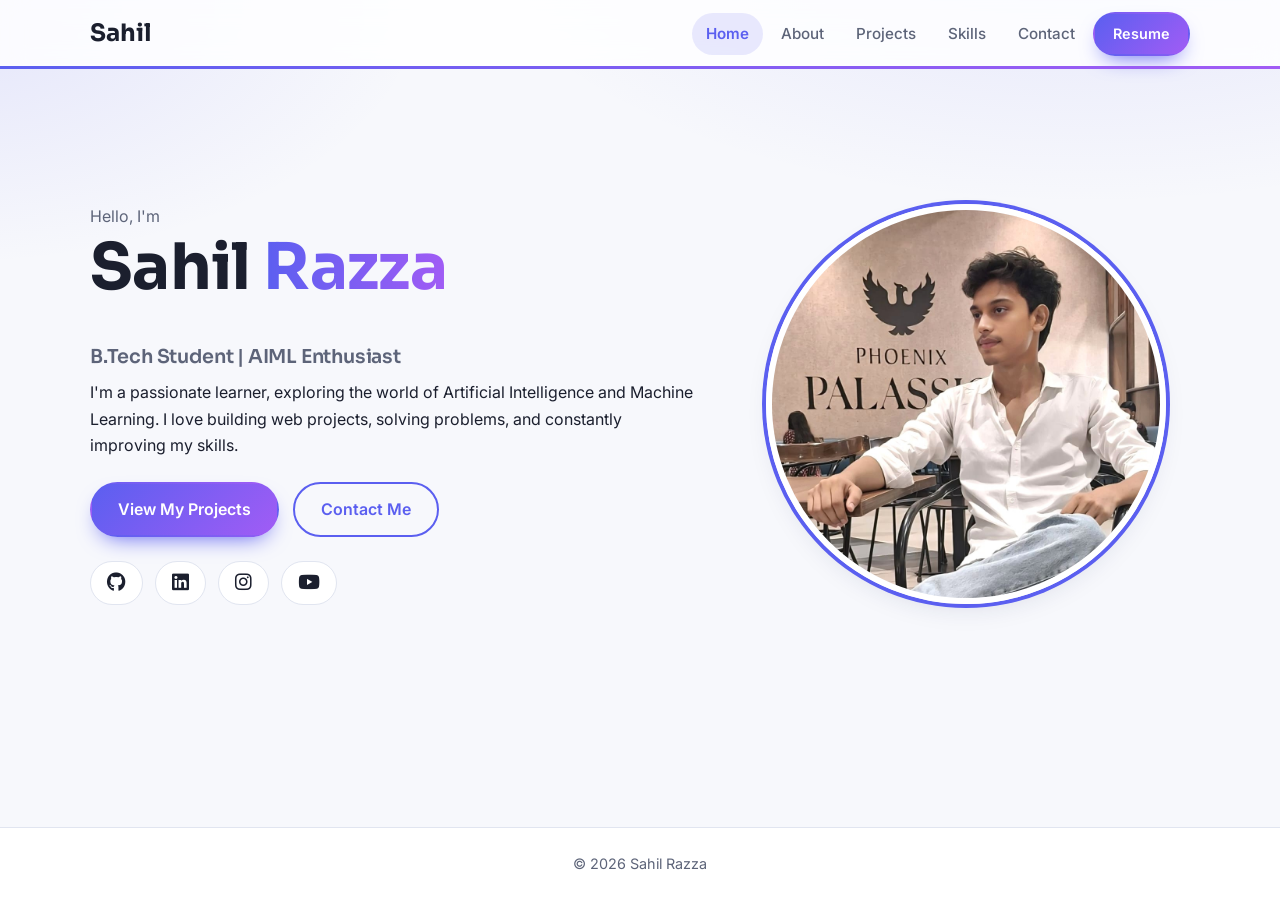
<file: index.html>
<!DOCTYPE html>
<html lang="en">
<head>
<meta charset="UTF-8">
<meta name="viewport" content="width=device-width, initial-scale=1">
<title>Home | Sahil Razza</title>
<link rel="preconnect" href="https://fonts.googleapis.com">
<link rel="preconnect" href="https://fonts.gstatic.com" crossorigin>
<link href="https://fonts.googleapis.com/css2?family=Inter:wght@400;500;600&family=Sora:wght@600;700&display=swap" rel="stylesheet">
<link rel="stylesheet" href="https://cdnjs.cloudflare.com/ajax/libs/font-awesome/6.5.2/css/all.min.css">
<link rel="stylesheet" href="style.css">
</head>
<body>
<header><div class="container"><nav>
<a href="index.html" class="logo">Sahil</a>
<ul>
<li><a href="index.html" class="active">Home</a></li>
<li><a href="about.html">About</a></li>
<li><a href="projects.html">Projects</a></li>
<li><a href="skills.html">Skills</a></li>
<li><a href="contact.html">Contact</a></li>
<li><a href="resume.pdf" class="btn small">Resume</a></li>
</ul></nav></div></header>
<main><div class="container">
<section class="hero">
<div>
<p class="muted" style="margin:0">Hello, I'm</p>
<h1>Sahil <span class="accent">Razza</span></h1>
<h3>B.Tech Student | AIML Enthusiast</h3>
<p>I'm a passionate learner, exploring the world of Artificial Intelligence and Machine Learning. I love building web projects, solving problems, and constantly improving my skills.</p>
<div class="buttons">
<a href="projects.html" class="btn">View My Projects</a>
<a href="contact.html" class="btn outline">Contact Me</a>
</div>
<div class="social">
<a href="https://github.com/YOUR_GITHUB_USERNAME" target="_blank" rel="noopener noreferrer" aria-label="GitHub">
  <i class="fa-brands fa-github"></i>
</a>
<a href="https://www.linkedin.com/in/sahil-razza-9a473a382" target="_blank" rel="noopener noreferrer" aria-label="LinkedIn">
  <i class="fa-brands fa-linkedin"></i>
</a>
<a href="https://www.instagram.com/drk.sahil" target="_blank" rel="noopener noreferrer" aria-label="Instagram">
  <i class="fa-brands fa-instagram"></i>
</a>
<a href="https://www.youtube.com/@SahilRazza-t5e" target="_blank" rel="noopener noreferrer" aria-label="YouTube">
  <i class="fa-brands fa-youtube"></i>
</a>
</div>
</div>
<img src="images/sahil.jpeg" alt="Photo of Sahil Razza">
</section>
</div></main>
<footer>&copy; 2026 Sahil Razza</footer>
</body>
</html>
</file>
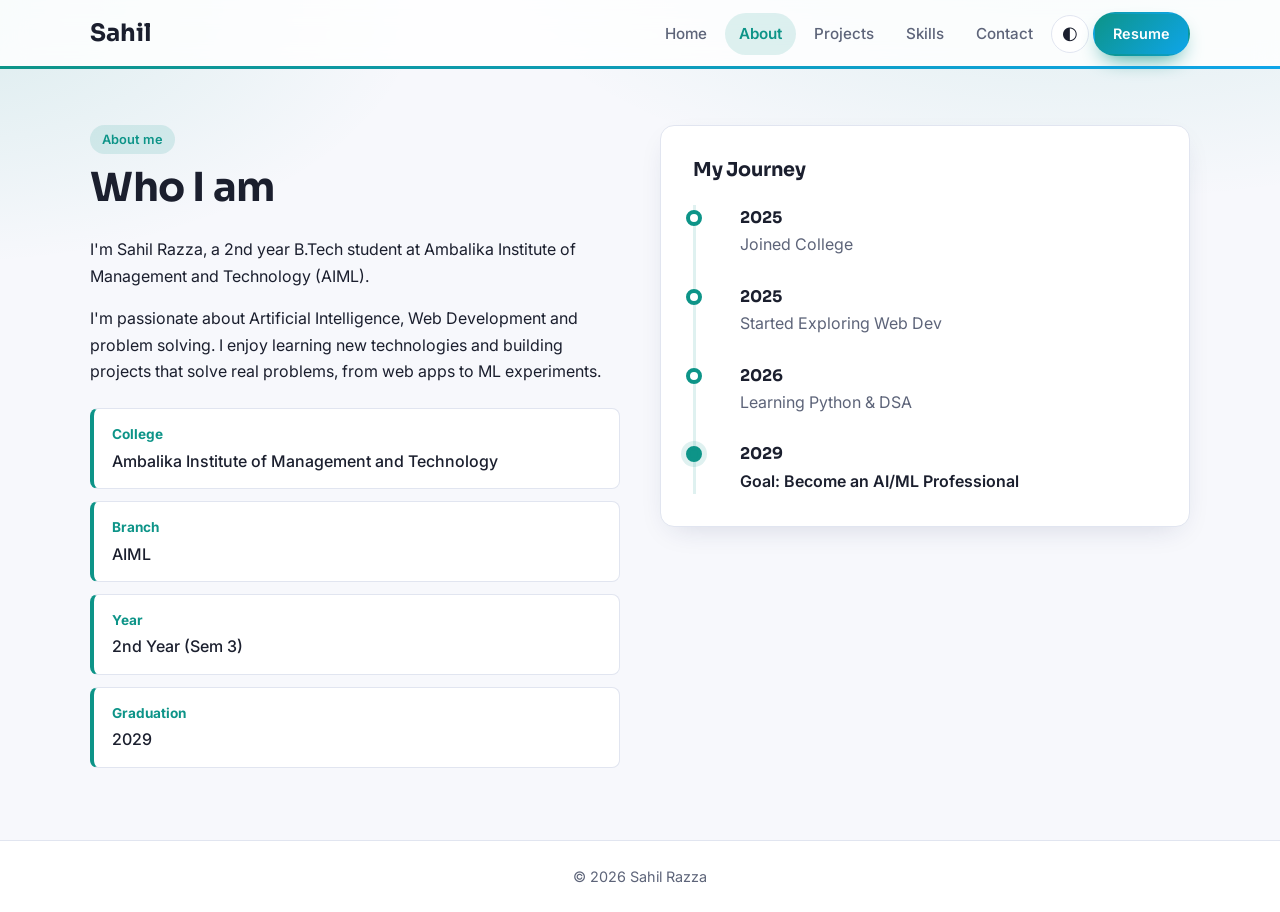
<file: about.html>
<!DOCTYPE html>
<html lang="en">
<head>
<meta charset="UTF-8">
<meta name="viewport" content="width=device-width, initial-scale=1">
<title>About | Sahil Razza</title>
<meta name="description" content="About Sahil Razza, B.Tech AIML student passionate about AI, web development and problem solving.">
<link rel="preconnect" href="https://fonts.googleapis.com">
<link rel="preconnect" href="https://fonts.gstatic.com" crossorigin>
<link href="https://fonts.googleapis.com/css2?family=Inter:wght@400;500;600&family=Sora:wght@600;700&display=swap" rel="stylesheet">
<link rel="stylesheet" href="style.css">
</head>
<body class="light">
<header><div class="container"><nav aria-label="Main">
<a href="index.html" class="logo">Sahil</a>
<ul>
<li><a href="index.html">Home</a></li>
<li><a href="about.html" class="active" aria-current="page">About</a></li>
<li><a href="projects.html">Projects</a></li>
<li><a href="skills.html">Skills</a></li>
<li><a href="contact.html">Contact</a></li>
<li><button id="theme" class="icon-btn" type="button" aria-label="Switch theme">◐</button></li>
<li><a href="resume.pdf" class="btn small">Resume</a></li>
</ul></nav></div></header>

<main><div class="container">
<div class="grid2">
<section>
<p class="eyebrow">About me</p>
<h2>Who I am</h2>
<p>I'm Sahil Razza, a 2nd year B.Tech student at Ambalika Institute of Management and Technology (AIML).</p>
<p>I'm passionate about Artificial Intelligence, Web Development and problem solving. I enjoy learning new technologies and building projects that solve real problems, from web apps to ML experiments.</p>
<ul class="info">
<li><strong>College</strong><span>Ambalika Institute of Management and Technology</span></li>
<li><strong>Branch</strong><span>AIML</span></li>
<li><strong>Year</strong><span>2nd Year (Sem 3)</span></li>
<li><strong>Graduation</strong><span>2029</span></li>
</ul>
</section>

<section class="panel">
<h3>My Journey</h3>
<ul class="timeline">
<li><strong>2025</strong>Joined College</li>
<li><strong>2025</strong>Started Exploring Web Dev</li>
<li><strong>2026</strong>Learning Python &amp; DSA</li>
<li class="goal"><strong>2029</strong>Goal: Become an AI/ML Professional</li>
</ul>
</section>
</div>
</div></main>

<footer>&copy; 2026 Sahil Razza</footer>

<script>
(function () {
  var body = document.body, btn = document.getElementById('theme');
  try {
    var saved = localStorage.getItem('theme');
    if (saved) body.className = saved;
  } catch (e) {}
  btn.addEventListener('click', function () {
    body.className = body.classList.contains('light') ? 'dark' : 'light';
    try { localStorage.setItem('theme', body.className); } catch (e) {}
  });
})();
</script>
</body>
</html>
</file>
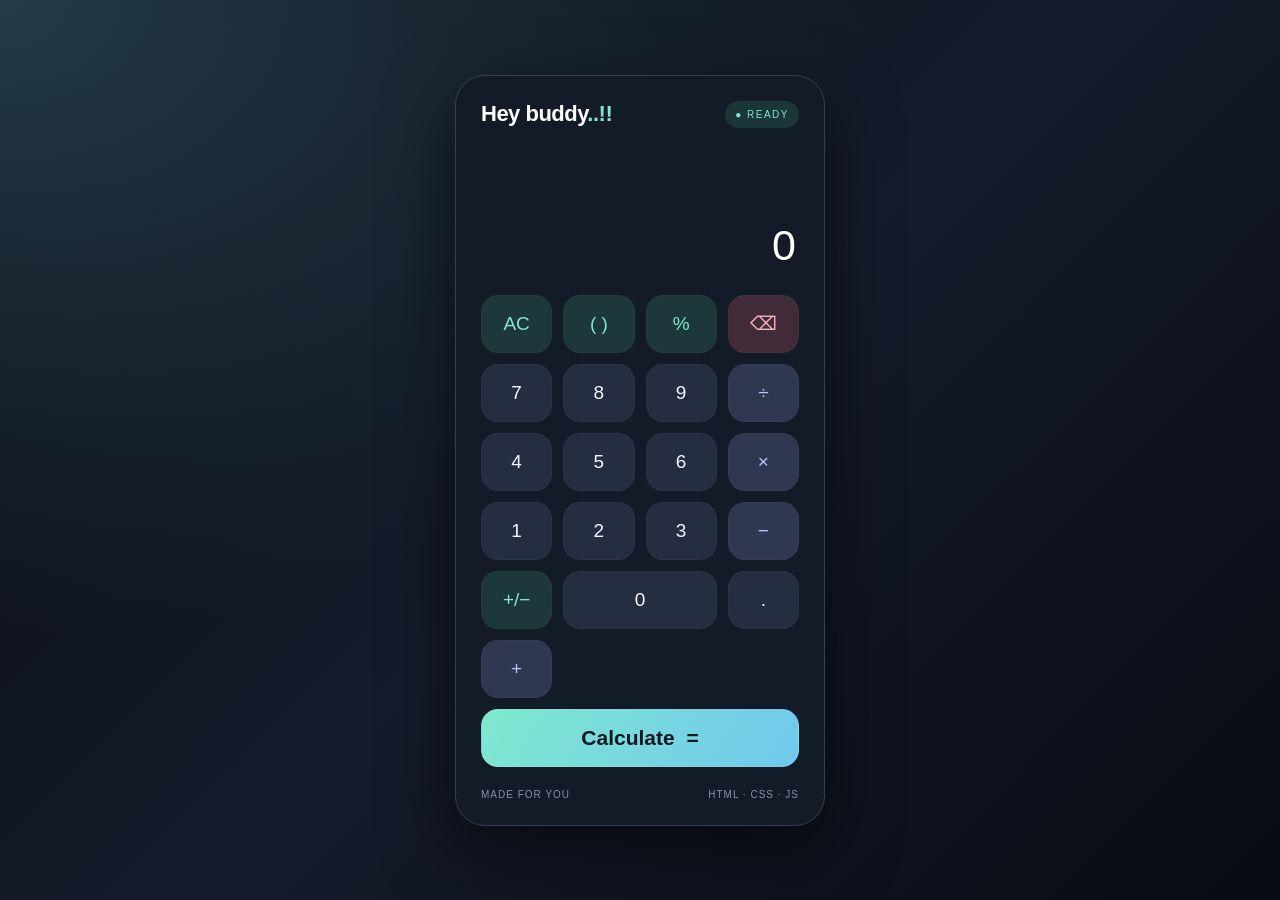
<file: calculator.html>
<!DOCTYPE html>
<html lang="en">
<head>
    <meta charset="UTF-8">
    <meta name="viewport" content="width=device-width, initial-scale=1.0">

    <title>Hey buddy..!! | Calculator</title>

    <style>
        * {
            margin: 0;
            padding: 0;
            box-sizing: border-box;
            font-family: "Segoe UI", sans-serif;
        }

        body {
            min-height: 100vh;
            display: flex;
            justify-content: center;
            align-items: center;
            padding: 20px;
            background:
                radial-gradient(ellipse at top left, #243b48, transparent 50%),
                linear-gradient(135deg, #080b12, #151b2b, #080b12);
            color: #f5f7ff;
        }

        .calculator {
            width: 370px;
            max-width: 100%;
            padding: 25px;
            border-radius: 30px;
            background: rgba(20, 27, 41, 0.94);
            border: 1px solid #344052;
            box-shadow: 0 25px 70px #0008;
        }

        .header {
            display: flex;
            align-items: center;
            justify-content: space-between;
            gap: 10px;
            margin-bottom: 22px;
        }

        .brand {
            font-size: 22px;
            font-weight: 750;
            letter-spacing: -0.5px;
            color: #ffffff;
        }

        .brand span {
            color: #80e8ce;
        }

        .status {
            font-size: 10px;
            letter-spacing: 1.5px;
            color: #80e8ce;
            background: #1b3637;
            padding: 8px 10px;
            border-radius: 20px;
            white-space: nowrap;
        }

        .display {
            min-height: 145px;
            display: flex;
            flex-direction: column;
            align-items: flex-end;
            justify-content: flex-end;
            padding: 12px 4px 25px;
            overflow: hidden;
        }

        .history {
            width: 100%;
            min-height: 25px;
            text-align: right;
            font-size: 14px;
            color: #8491a9;
            overflow-wrap: anywhere;
        }

        .result {
            width: 100%;
            text-align: right;
            font-size: clamp(30px, 8vw, 43px);
            font-weight: 500;
            letter-spacing: -1px;
            overflow-wrap: anywhere;
            color: #ffffff;
        }

        .buttons {
            display: grid;
            grid-template-columns: repeat(4, minmax(0, 1fr));
            gap: 11px;
        }

        button {
            min-width: 0;
            height: 58px;
            border: 1px solid #ffffff08;
            border-radius: 17px;
            background: #252e40;
            color: #f5f7ff;
            font-size: 19px;
            cursor: pointer;
            transition: background 0.18s, transform 0.18s;
        }

        button:active {
            transform: scale(0.94);
        }

        button:focus-visible {
            outline: 2px solid #80e8ce;
            outline-offset: 2px;
        }

        .function {
            background: #1d383a;
            color: #80e8ce;
        }

        .operator {
            background: #303750;
            color: #b8c4ff;
        }

        .delete {
            background: #412b39;
            color: #ffb4c1;
        }

        .equals {
            grid-column: span 4;
            background: linear-gradient(120deg, #80e8ce, #70c8ed);
            color: #101824;
            font-size: 21px;
            font-weight: 750;
        }

        .zero {
            grid-column: span 2;
        }

        .footer {
            display: flex;
            justify-content: space-between;
            gap: 8px;
            margin-top: 22px;
            font-size: 10px;
            letter-spacing: 1px;
            color: #8792a8;
        }

        @media (hover: hover) {
            button:hover {
                background: #38445a;
            }

            .equals:hover {
                background: #a2f4df;
            }
        }

        @media (max-width: 390px) {
            .calculator {
                padding: 18px;
            }

            .buttons {
                gap: 8px;
            }

            button {
                height: 53px;
                border-radius: 14px;
            }
        }
    </style>
</head>

<body>

    <main class="calculator">

        <header class="header">
            <div class="brand">Hey buddy<span>..!!</span></div>
            <div class="status">● READY</div>
        </header>

        <section class="display" aria-live="polite">
            <div class="history" id="history"></div>
            <div class="result" id="result">0</div>
        </section>

        <section class="buttons">

            <button type="button" class="function" data-action="clear">AC</button>
            <button type="button" class="function" data-action="bracket">( )</button>
            <button type="button" class="function" data-action="percent">%</button>
            <button type="button" class="delete" data-action="delete">⌫</button>

            <button type="button" data-number="7">7</button>
            <button type="button" data-number="8">8</button>
            <button type="button" data-number="9">9</button>
            <button type="button" class="operator" data-operator="/">÷</button>

            <button type="button" data-number="4">4</button>
            <button type="button" data-number="5">5</button>
            <button type="button" data-number="6">6</button>
            <button type="button" class="operator" data-operator="*">×</button>

            <button type="button" data-number="1">1</button>
            <button type="button" data-number="2">2</button>
            <button type="button" data-number="3">3</button>
            <button type="button" class="operator" data-operator="-">−</button>

            <button type="button" class="function" data-action="sign">+/−</button>
            <button type="button" class="zero" data-number="0">0</button>
            <button type="button" data-action="decimal">.</button>
            <button type="button" class="operator" data-operator="+">+</button>

            <button type="button" class="equals" data-action="equals">
                Calculate&nbsp; =
            </button>

        </section>

        <footer class="footer">
            <span>MADE FOR YOU</span>
            <span>HTML · CSS · JS</span>
        </footer>

    </main>

    <script>
        const resultDisplay = document.getElementById("result");
        const historyDisplay = document.getElementById("history");

        let expression = "";
        let justCalculated = false;

        function updateDisplay() {
            resultDisplay.textContent = expression
                ? expression.replace(/\*/g, "×").replace(/\//g, "÷")
                : "0";
        }

        function addNumber(number) {
            if (justCalculated) {
                expression = "";
                historyDisplay.textContent = "";
                justCalculated = false;
            }

            if (expression.length < 100) {
                expression += number;
            }

            updateDisplay();
        }

        function addOperator(operator) {
            if (justCalculated) {
                historyDisplay.textContent = "";
                justCalculated = false;
            }

            if (!expression) {
                if (operator === "-") expression = "-";
                updateDisplay();
                return;
            }

            if (/[+\-*/.]$/.test(expression)) {
                expression = expression.slice(0, -1);
            }

            expression += operator;
            updateDisplay();
        }

        function addDecimal() {
            if (justCalculated) {
                expression = "";
                historyDisplay.textContent = "";
                justCalculated = false;
            }

            const lastNumber = expression.split(/[+\-*/()]/).pop();

            if (lastNumber.includes(".")) return;

            if (!lastNumber) expression += "0";

            expression += ".";
            updateDisplay();
        }

        function clearAll() {
            expression = "";
            justCalculated = false;
            historyDisplay.textContent = "";
            updateDisplay();
        }

        function deleteLast() {
            expression = expression.slice(0, -1);
            justCalculated = false;
            updateDisplay();
        }

        function toggleSign() {
            if (!expression) {
                expression = "-";
            } else if (expression.startsWith("-")) {
                expression = expression.slice(1);
            } else {
                expression = "-" + expression;
            }

            justCalculated = false;
            updateDisplay();
        }

        function addBracket() {
            if (justCalculated) {
                expression = "";
                justCalculated = false;
            }

            const opens = (expression.match(/\(/g) || []).length;
            const closes = (expression.match(/\)/g) || []).length;

            if (!expression || /[+\-*/(]$/.test(expression)) {
                expression += "(";
            } else if (opens > closes) {
                expression += ")";
            } else {
                expression += "*(";
            }

            updateDisplay();
        }

        function addPercent() {
            const match = expression.match(/(?:\d+\.?\d*|\.\d+)$/);

            if (!match) return;

            const number = Number(match[0]);

            expression = expression.slice(0, -match[0].length)
                + String(number / 100);

            updateDisplay();
        }

        // A restricted parser calculates expressions without eval().
        function calculate(input) {
            const tokens = input.match(
                /\d*\.?\d+|[()+\-*/]/g
            );

            if (!tokens || tokens.join("") !== input) {
                throw new Error("Invalid expression");
            }

            let position = 0;

            function parseExpression() {
                let value = parseTerm();

                while (
                    tokens[position] === "+" ||
                    tokens[position] === "-"
                ) {
                    const operator = tokens[position++];
                    const right = parseTerm();

                    value = operator === "+"
                        ? value + right
                        : value - right;
                }

                return value;
            }

            function parseTerm() {
                let value = parseFactor();

                while (
                    tokens[position] === "*" ||
                    tokens[position] === "/"
                ) {
                    const operator = tokens[position++];
                    const right = parseFactor();

                    if (operator === "/" && right === 0) {
                        throw new Error("Cannot divide by zero");
                    }

                    value = operator === "*"
                        ? value * right
                        : value / right;
                }

                return value;
            }

            function parseFactor() {
                const token = tokens[position];

                if (token === "+") {
                    position++;
                    return parseFactor();
                }

                if (token === "-") {
                    position++;
                    return -parseFactor();
                }

                if (token === "(") {
                    position++;

                    const value = parseExpression();

                    if (tokens[position] !== ")") {
                        throw new Error("Missing bracket");
                    }

                    position++;
                    return value;
                }

                if (token && /^\d*\.?\d+$/.test(token)) {
                    position++;
                    return Number(token);
                }

                throw new Error("Invalid expression");
            }

            const answer = parseExpression();

            if (
                position !== tokens.length ||
                !Number.isFinite(answer)
            ) {
                throw new Error("Invalid calculation");
            }

            return answer;
        }

        function showResult() {
            if (!expression) return;

            try {
                const original = expression;
                const answer = calculate(expression);

                historyDisplay.textContent =
                    original.replace(/\*/g, "×").replace(/\//g, "÷")
                    + " =";

                expression = String(Number(answer.toPrecision(12)));
                justCalculated = true;

                updateDisplay();

            } catch (error) {
                historyDisplay.textContent =
                    "Invalid expression — try again";

                resultDisplay.textContent = "Error";
                expression = "";
                justCalculated = true;
            }
        }

        document.querySelectorAll("[data-number]").forEach(button => {
            button.addEventListener("click", () => {
                addNumber(button.dataset.number);
            });
        });

        document.querySelectorAll("[data-operator]").forEach(button => {
            button.addEventListener("click", () => {
                addOperator(button.dataset.operator);
            });
        });

        document.querySelectorAll("[data-action]").forEach(button => {
            button.addEventListener("click", () => {
                switch (button.dataset.action) {
                    case "clear":
                        clearAll();
                        break;

                    case "delete":
                        deleteLast();
                        break;

                    case "decimal":
                        addDecimal();
                        break;

                    case "bracket":
                        addBracket();
                        break;

                    case "percent":
                        addPercent();
                        break;

                    case "sign":
                        toggleSign();
                        break;

                    case "equals":
                        showResult();
                        break;
                }
            });
        });

        document.addEventListener("keydown", event => {
            if (/^\d$/.test(event.key)) {
                addNumber(event.key);
            } else if (["+", "-", "*", "/"].includes(event.key)) {
                addOperator(event.key);
            } else if (event.key === ".") {
                addDecimal();
            } else if (event.key === "Enter" || event.key === "=") {
                event.preventDefault();
                showResult();
            } else if (event.key === "Backspace") {
                deleteLast();
            } else if (event.key === "Escape") {
                clearAll();
            }
        });
    </script>

</body>
</html>
</file>
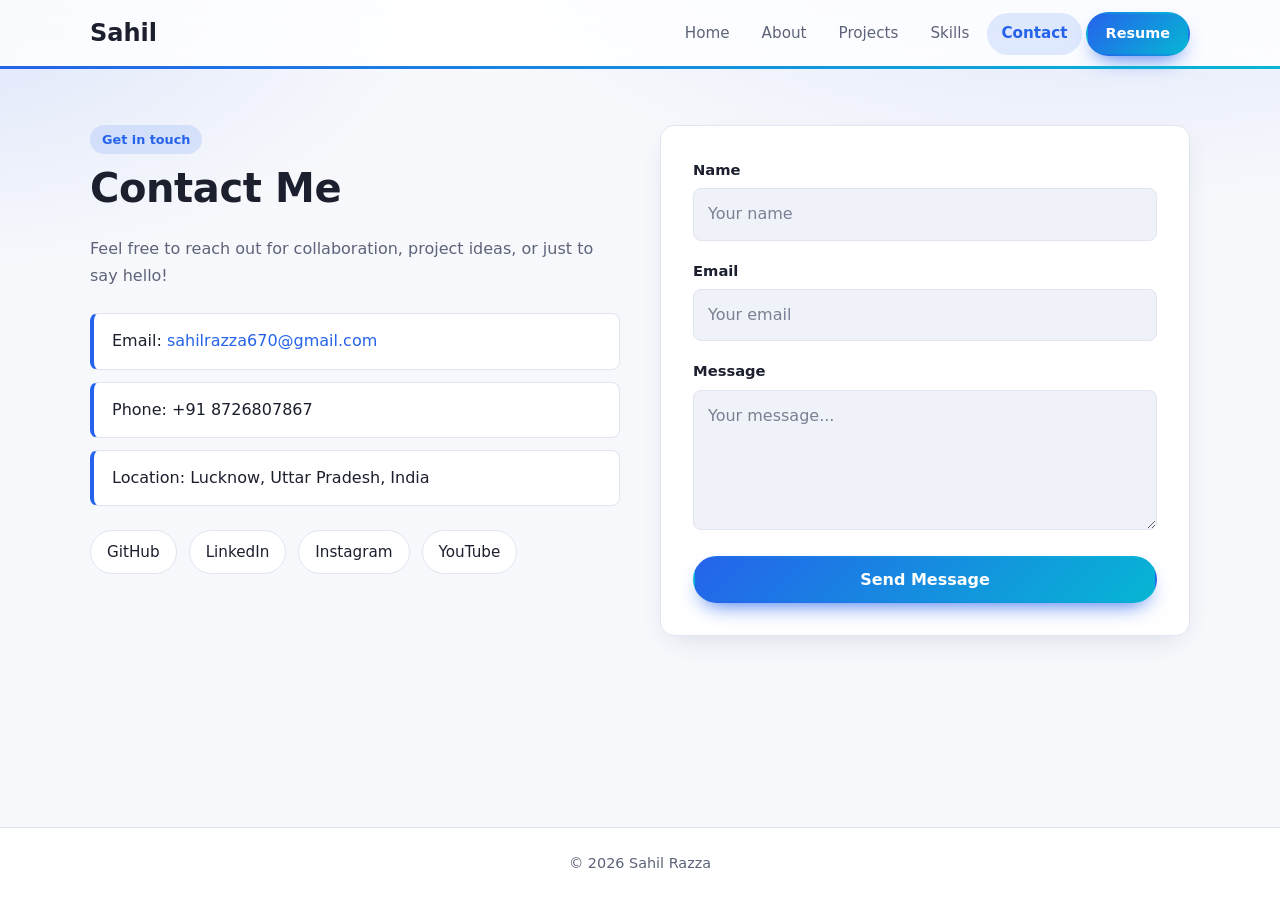
<file: contact.html>
<!DOCTYPE html>
<html lang="en">
<head>
<meta charset="UTF-8">
<meta name="viewport" content="width=device-width, initial-scale=1">
<title>Contact | Sahil Razza</title>
<link rel="stylesheet" href="style.css">
</head>
<body>
<header><div class="container"><nav>
<a href="index.html" class="logo">Sahil</a>
<ul>
<li><a href="index.html">Home</a></li>
<li><a href="about.html">About</a></li>
<li><a href="projects.html">Projects</a></li>
<li><a href="skills.html">Skills</a></li>
<li><a href="contact.html" class="active">Contact</a></li>
<li><a href="resume.pdf" class="btn small">Resume</a></li>
</ul></nav></div></header>
<main><div class="container">
<div class="grid2">
<section>
<p class="eyebrow">Get in touch</p>
<h2>Contact Me</h2>
<p class="muted">Feel free to reach out for collaboration, project ideas, or just to say hello!</p>
<ul class="contact-list">
<li>Email: <a href="mailto:sahilrazza355@gmail.com">sahilrazza670@gmail.com</a></li>
<li>Phone: +91 8726807867</li>
<li>Location: Lucknow, Uttar Pradesh, India</li>
</ul>
<div class="social">
<a href="https://github.com/">GitHub</a>
<a href="https://linkedin.com/">LinkedIn</a>
<a href="https://instagram.com/">Instagram</a>
<a href="https://youtube.com/">YouTube</a>
</div>
</section>
<form class="panel" action="#" method="post">
<label for="name">Name</label>
<input id="name" name="name" placeholder="Your name" required>
<label for="email">Email</label>
<input id="email" name="email" type="email" placeholder="Your email" required>
<label for="msg">Message</label>
<textarea id="msg" name="message" placeholder="Your message..." required></textarea>
<button class="btn" type="submit">Send Message</button>
</form>
</div>
</div></main>
<footer>&copy; 2026 Sahil Razza</footer>
</body>
</html>
</file>
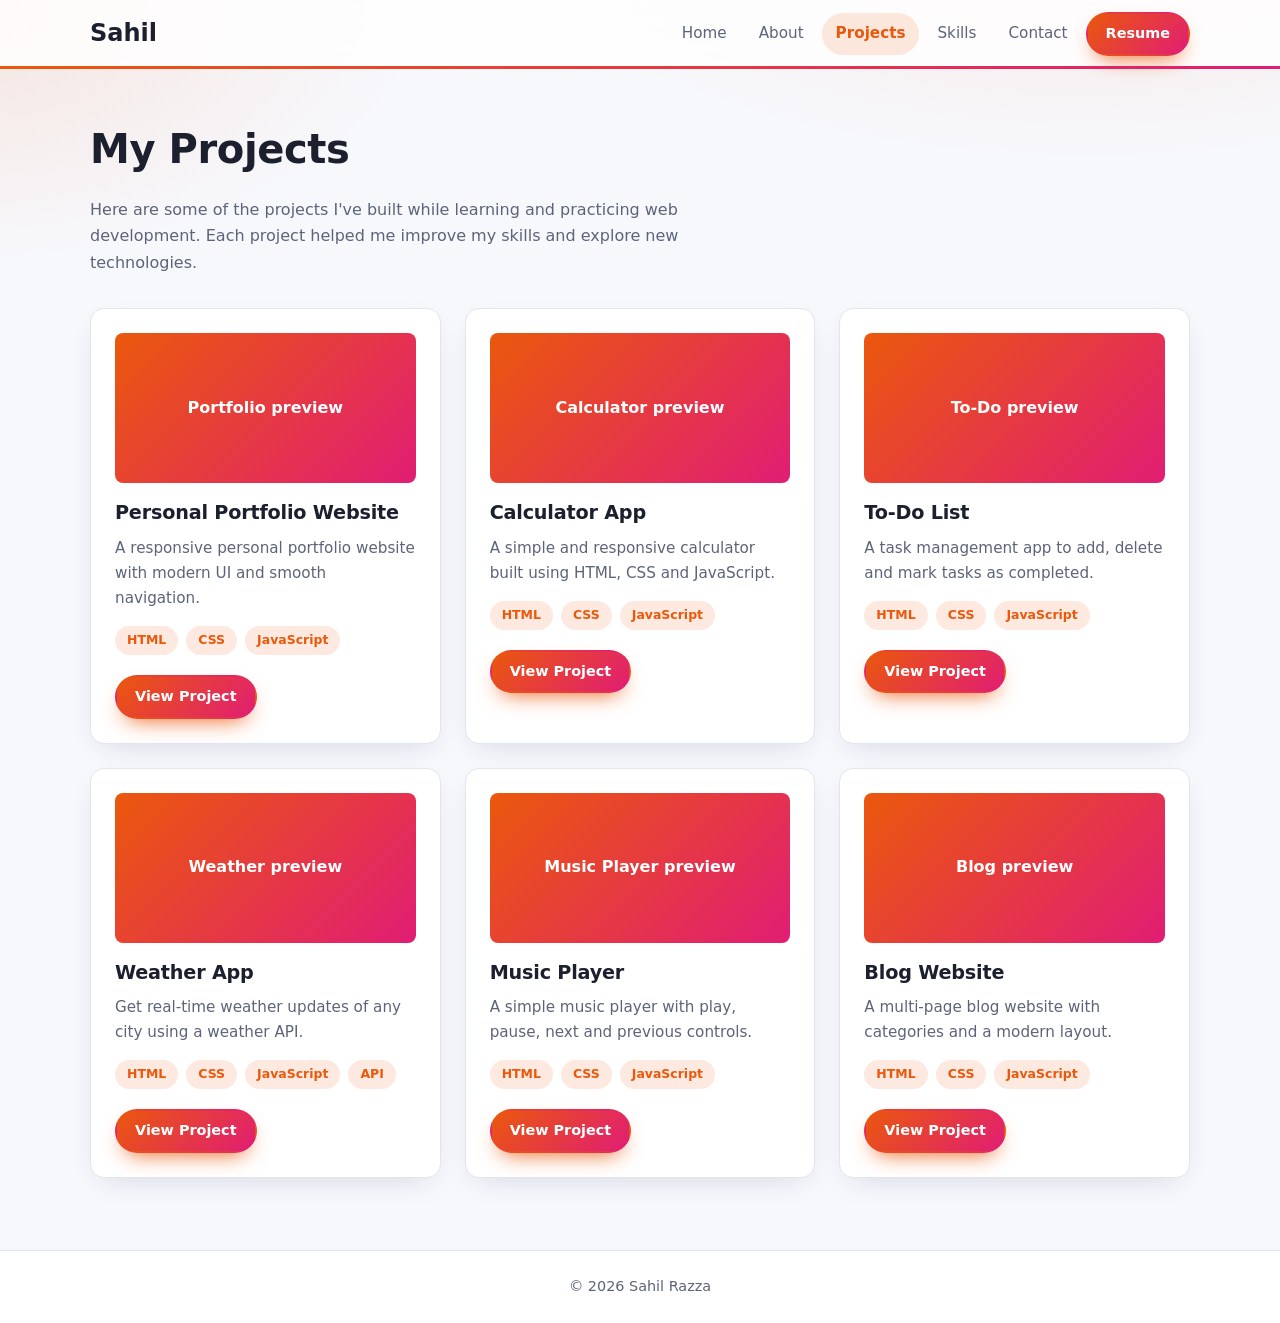
<file: projects.html>
<!DOCTYPE html>
<html lang="en">
<head>
<meta charset="UTF-8">
<meta name="viewport" content="width=device-width, initial-scale=1">
<title>Projects | Sahil Razza</title>
<link rel="stylesheet" href="style.css">
</head>
<body>
<header><div class="container"><nav>
<a href="index.html" class="logo">Sahil</a>
<ul>
<li><a href="index.html">Home</a></li>
<li><a href="about.html">About</a></li>
<li><a href="projects.html" class="active">Projects</a></li>
<li><a href="skills.html">Skills</a></li>
<li><a href="contact.html">Contact</a></li>
<li><a href="resume.pdf" class="btn small">Resume</a></li>
</ul></nav></div></header>
<main><div class="container">
<h2>My Projects</h2>
<p class="muted" style="max-width:600px">Here are some of the projects I've built while learning and practicing web development. Each project helped me improve my skills and explore new technologies.</p>
<div class="cards">

<article class="card">
<div class="thumb">Portfolio preview</div>
<h3>Personal Portfolio Website</h3>
<p>A responsive personal portfolio website with modern UI and smooth navigation.</p>
<div class="tags"><span>HTML</span><span>CSS</span><span>JavaScript</span></div>
<a href="calculator.html" class="btn small">View Project</a>
</article>

<article class="card">
<div class="thumb">Calculator preview</div>
<h3>Calculator App</h3>
<p>A simple and responsive calculator built using HTML, CSS and JavaScript.</p>
<div class="tags"><span>HTML</span><span>CSS</span><span>JavaScript</span></div>
<a href="calculator.html" class="btn small">View Project</a>
</article>

<article class="card">
<div class="thumb">To-Do preview</div>
<h3>To-Do List</h3>
<p>A task management app to add, delete and mark tasks as completed.</p>
<div class="tags"><span>HTML</span><span>CSS</span><span>JavaScript</span></div>
<a href="#" class="btn small">View Project</a>
</article>

<article class="card">
<div class="thumb">Weather preview</div>
<h3>Weather App</h3>
<p>Get real-time weather updates of any city using a weather API.</p>
<div class="tags"><span>HTML</span><span>CSS</span><span>JavaScript</span><span>API</span></div>
<a href="#" class="btn small">View Project</a>
</article>

<article class="card">
<div class="thumb">Music Player preview</div>
<h3>Music Player</h3>
<p>A simple music player with play, pause, next and previous controls.</p>
<div class="tags"><span>HTML</span><span>CSS</span><span>JavaScript</span></div>
<a href="#" class="btn small">View Project</a>
</article>

<article class="card">
<div class="thumb">Blog preview</div>
<h3>Blog Website</h3>
<p>A multi-page blog website with categories and a modern layout.</p>
<div class="tags"><span>HTML</span><span>CSS</span><span>JavaScript</span></div>
<a href="#" class="btn small">View Project</a>
</article>

</div>
</div></main>
<footer>&copy; 2026 Sahil Razza</footer>
</body>
</html>
</file>
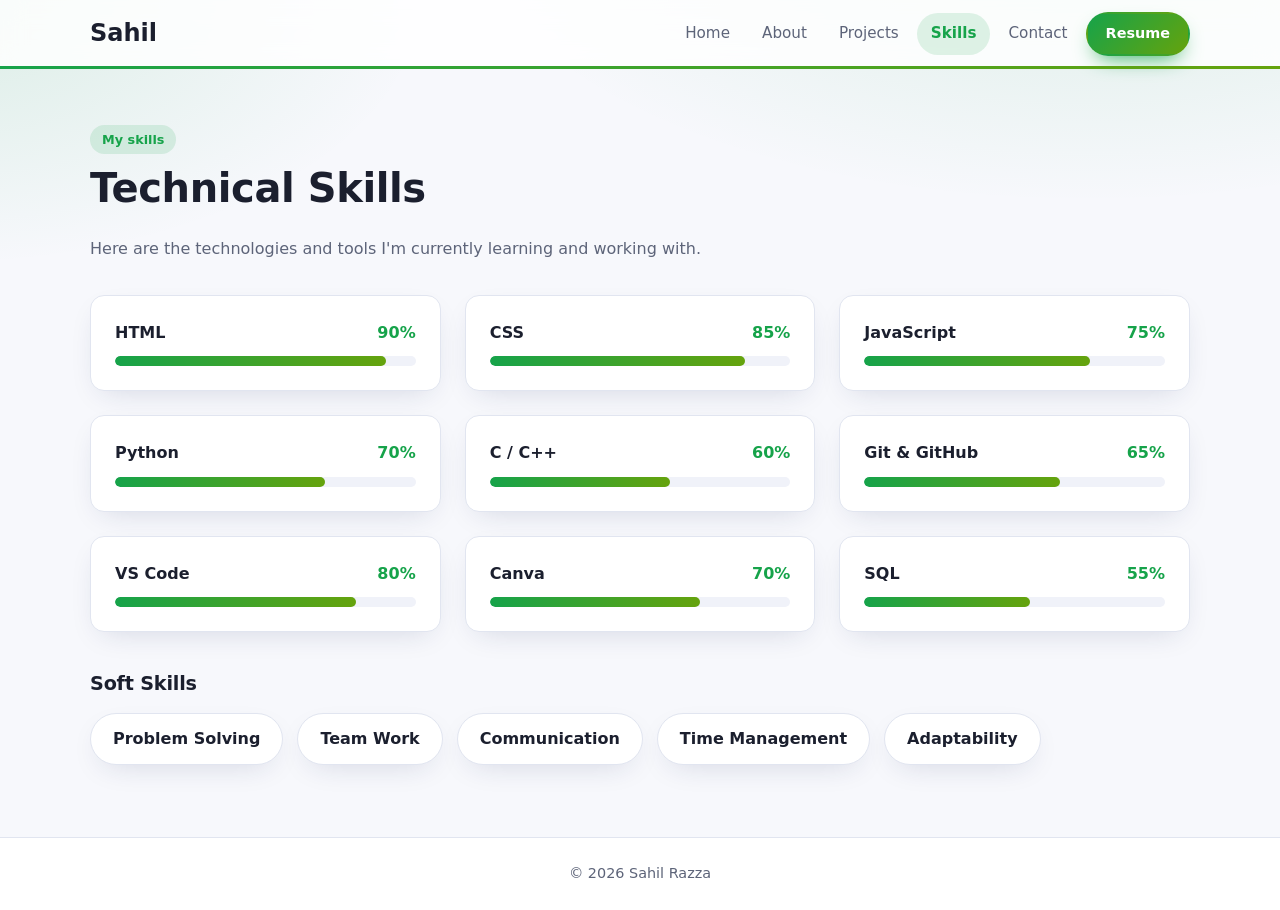
<file: skills.html>
<!DOCTYPE html>
<html lang="en">
<head>
<meta charset="UTF-8">
<meta name="viewport" content="width=device-width, initial-scale=1">
<title>Skills | Sahil Razza</title>
<link rel="stylesheet" href="style.css">
</head>
<body class="light">
<header><div class="container"><nav>
<a href="index.html" class="logo">Sahil</a>
<ul>
<li><a href="index.html">Home</a></li>
<li><a href="about.html">About</a></li>
<li><a href="projects.html">Projects</a></li>
<li><a href="skills.html" class="active">Skills</a></li>
<li><a href="contact.html">Contact</a></li>
<li><a href="resume.pdf" class="btn small">Resume</a></li>
</ul></nav></div></header>
<main><div class="container">
<p class="eyebrow">My skills</p>
<h2>Technical Skills</h2>
<p class="muted">Here are the technologies and tools I'm currently learning and working with.</p>
<div class="cards">

<div class="card skill"><div class="row"><span>HTML</span><span>90%</span></div><div class="bar"><div style="width:90%"></div></div></div>
<div class="card skill"><div class="row"><span>CSS</span><span>85%</span></div><div class="bar"><div style="width:85%"></div></div></div>
<div class="card skill"><div class="row"><span>JavaScript</span><span>75%</span></div><div class="bar"><div style="width:75%"></div></div></div>

<div class="card skill"><div class="row"><span>Python</span><span>70%</span></div><div class="bar"><div style="width:70%"></div></div></div>
<div class="card skill"><div class="row"><span>C / C++</span><span>60%</span></div><div class="bar"><div style="width:60%"></div></div></div>
<div class="card skill"><div class="row"><span>Git &amp; GitHub</span><span>65%</span></div><div class="bar"><div style="width:65%"></div></div></div>

<div class="card skill"><div class="row"><span>VS Code</span><span>80%</span></div><div class="bar"><div style="width:80%"></div></div></div>
<div class="card skill"><div class="row"><span>Canva</span><span>70%</span></div><div class="bar"><div style="width:70%"></div></div></div>
<div class="card skill"><div class="row"><span>SQL</span><span>55%</span></div><div class="bar"><div style="width:55%"></div></div></div>

</div>
<h3 style="margin-top:40px">Soft Skills</h3>
<div class="soft">
<span class="card">Problem Solving</span>
<span class="card">Team Work</span>
<span class="card">Communication</span>
<span class="card">Time Management</span>
<span class="card">Adaptability</span>
</div>
</div></main>
<footer>&copy; 2026 Sahil Razza</footer>
</body>
</html>
</file>
<file: style.css>
/* ==========================================================
   Sahil Razza Portfolio - style.css
   Ek hi file sab pages ke liye. Har page ka apna color theme
   navbar ke .active link se automatically detect hota hai.
   ========================================================== */

/* ---------- Base tokens (light) ---------- */
:root {
  --font-body: "Inter", system-ui, -apple-system, "Segoe UI", Roboto, sans-serif;
  --font-head: "Sora", "Inter", system-ui, sans-serif;

  --bg: #f7f8fc;
  --surface: #ffffff;
  --surface-2: #f0f2f9;
  --text: #1b1f2e;
  --muted: #5d6479;
  --border: #e1e5f0;
  --shadow: 0 10px 30px -12px rgba(30, 40, 90, .18);

  /* Default accent (Home) */
  --accent: #5b5ff0;
  --accent-2: #9b5cf6;
  --accent-soft: rgba(91, 95, 240, .12);
  --on-accent: #ffffff;

  --radius: 14px;
  --radius-sm: 8px;
  --max: 1100px;
}

/* ---------- Dark theme (about page toggle) ---------- */
body.dark {
  --bg: #0f1220;
  --surface: #181c2f;
  --surface-2: #1f2440;
  --text: #eceffa;
  --muted: #9aa3bf;
  --border: #2a3050;
  --shadow: 0 14px 34px -14px rgba(0, 0, 0, .65);
}

/* ---------- Per-page color themes ---------- */
/* Home: indigo + violet */
body:has(nav a.active[href="index.html"]) {
  --accent: #5b5ff0; --accent-2: #a15cf5; --accent-soft: rgba(91, 95, 240, .13);
}
/* About: teal + cyan */
body:has(nav a.active[href="about.html"]) {
  --accent: #0d9488; --accent-2: #0ea5e9; --accent-soft: rgba(13, 148, 136, .13);
}
/* Projects: orange + rose */
body:has(nav a.active[href="projects.html"]) {
  --accent: #ea580c; --accent-2: #e11d74; --accent-soft: rgba(234, 88, 12, .13);
}
/* Skills: green + lime */
body:has(nav a.active[href="skills.html"]) {
  --accent: #16a34a; --accent-2: #65a30d; --accent-soft: rgba(22, 163, 74, .13);
}
/* Contact: blue + sky */
body:has(nav a.active[href="contact.html"]) {
  --accent: #2563eb; --accent-2: #06b6d4; --accent-soft: rgba(37, 99, 235, .13);
}

/* ---------- Reset ---------- */
*, *::before, *::after { box-sizing: border-box; }
html { scroll-behavior: smooth; }
body {
  margin: 0;
  min-height: 100vh;
  display: flex;
  flex-direction: column;
  font-family: var(--font-body);
  font-size: 16px;
  line-height: 1.65;
  color: var(--text);
  background:
    radial-gradient(900px 420px at 85% -10%, var(--accent-soft), transparent 70%),
    radial-gradient(700px 380px at -5% 0%, var(--accent-soft), transparent 70%),
    var(--bg);
  background-repeat: no-repeat;
  transition: background-color .3s, color .3s;
}
main { flex: 1; padding: 56px 0 72px; }
img { max-width: 100%; display: block; }
a { color: var(--accent); text-decoration: none; }
a:hover { text-decoration: underline; }
:focus-visible { outline: 3px solid var(--accent); outline-offset: 3px; border-radius: 6px; }

.container { width: min(100% - 40px, var(--max)); margin-inline: auto; }

/* ---------- Typography ---------- */
h1, h2, h3 { font-family: var(--font-head); line-height: 1.2; margin: 0 0 .6em; letter-spacing: -.01em; }
h1 { font-size: clamp(2.4rem, 6vw, 4rem); }
h2 { font-size: clamp(1.8rem, 4vw, 2.5rem); }
h3 { font-size: 1.2rem; }
p { margin: 0 0 1em; }
.muted { color: var(--muted); }
.accent {
  background: linear-gradient(90deg, var(--accent), var(--accent-2));
  -webkit-background-clip: text;
  background-clip: text;
  color: transparent;
}
.eyebrow {
  display: inline-block;
  margin: 0 0 .8em;
  padding: 4px 12px;
  font-size: .8rem;
  font-weight: 600;
  color: var(--accent);
  background: var(--accent-soft);
  border-radius: 999px;
}

/* ---------- Header / Nav ---------- */
header {
  position: sticky;
  top: 0;
  z-index: 50;
  background: color-mix(in srgb, var(--surface) 82%, transparent);
  backdrop-filter: blur(12px);
  -webkit-backdrop-filter: blur(12px);
  border-bottom: 1px solid var(--border);
}
header::after {
  content: "";
  position: absolute;
  inset: auto 0 -1px 0;
  height: 3px;
  background: linear-gradient(90deg, var(--accent), var(--accent-2));
}
nav {
  display: flex;
  align-items: center;
  justify-content: space-between;
  gap: 16px;
  min-height: 68px;
  flex-wrap: wrap;
  padding: 8px 0;
}
.logo {
  font-family: var(--font-head);
  font-weight: 700;
  font-size: 1.5rem;
  color: var(--text);
}
.logo:hover { text-decoration: none; color: var(--accent); }
nav ul {
  display: flex;
  align-items: center;
  flex-wrap: wrap;
  gap: 4px;
  margin: 0;
  padding: 0;
  list-style: none;
}
nav ul a:not(.btn) {
  display: block;
  padding: 8px 14px;
  border-radius: 999px;
  font-weight: 500;
  font-size: .95rem;
  color: var(--muted);
  transition: color .2s, background .2s;
}
nav ul a:not(.btn):hover { color: var(--text); background: var(--surface-2); text-decoration: none; }
nav ul a.active:not(.btn) { color: var(--accent); background: var(--accent-soft); font-weight: 600; }

.icon-btn {
  width: 38px; height: 38px;
  border-radius: 50%;
  border: 1px solid var(--border);
  background: var(--surface);
  color: var(--text);
  font-size: 1.1rem;
  cursor: pointer;
  transition: transform .2s, border-color .2s;
}
.icon-btn:hover { border-color: var(--accent); transform: rotate(20deg); }

/* ---------- Buttons ---------- */
.btn {
  display: inline-block;
  padding: 12px 26px;
  border: 2px solid transparent;
  border-radius: 999px;
  font-family: var(--font-body);
  font-weight: 600;
  font-size: 1rem;
  color: var(--on-accent);
  background: linear-gradient(135deg, var(--accent), var(--accent-2));
  box-shadow: 0 10px 22px -10px var(--accent);
  cursor: pointer;
  transition: transform .2s, box-shadow .2s;
}
.btn:hover { transform: translateY(-2px); box-shadow: 0 14px 26px -10px var(--accent); text-decoration: none; }
.btn.small { padding: 8px 18px; font-size: .9rem; }
.btn.outline {
  color: var(--accent);
  background: transparent;
  border-color: var(--accent);
  box-shadow: none;
}
.btn.outline:hover { background: var(--accent-soft); box-shadow: none; }
.buttons { display: flex; flex-wrap: wrap; gap: 14px; margin: 24px 0; }

/* ---------- Layout helpers ---------- */
.grid2 {
  display: grid;
  grid-template-columns: repeat(2, minmax(0, 1fr));
  gap: 40px;
  align-items: start;
}
.cards {
  display: grid;
  grid-template-columns: repeat(auto-fill, minmax(280px, 1fr));
  gap: 24px;
  margin-top: 32px;
}
.card, .panel {
  background: var(--surface);
  border: 1px solid var(--border);
  border-radius: var(--radius);
  box-shadow: var(--shadow);
}
.card { padding: 24px; transition: transform .25s, border-color .25s; }
.card:hover { transform: translateY(-4px); border-color: var(--accent); }
.panel { padding: 32px; }

/* ---------- Home / Hero ---------- */
.hero {
  display: grid;
  grid-template-columns: 1.15fr .85fr;
  gap: 48px;
  align-items: center;
  min-height: 62vh;
}
.hero h3 { color: var(--muted); font-weight: 600; }
.hero img {
  width: 100%;
  max-width: 400px;
  aspect-ratio: 1;
  object-fit: cover;
  margin-inline: auto;
  border-radius: 50%;
  border: 6px solid var(--surface);
  box-shadow: 0 0 0 4px var(--accent), var(--shadow);
}

/* ---------- Social links ---------- */
.social { display: flex; flex-wrap: wrap; gap: 12px; margin-top: 8px; }
.social a {
  display: inline-flex;
  align-items: center;
  justify-content: center;
  min-width: 44px; height: 44px;
  padding: 0 16px;
  border: 1px solid var(--border);
  border-radius: 999px;
  background: var(--surface);
  color: var(--text);
  font-weight: 500;
  font-size: .95rem;
  transition: all .2s;
}
.social a:hover {
  color: var(--on-accent);
  background: linear-gradient(135deg, var(--accent), var(--accent-2));
  border-color: transparent;
  transform: translateY(-3px);
  text-decoration: none;
}
.social i { font-size: 1.2rem; }

/* ---------- About ---------- */
.info { list-style: none; padding: 0; margin: 24px 0 0; display: grid; gap: 12px; }
.info li {
  display: flex;
  flex-direction: column;
  gap: 2px;
  padding: 14px 18px;
  background: var(--surface);
  border: 1px solid var(--border);
  border-left: 4px solid var(--accent);
  border-radius: var(--radius-sm);
}
.info strong { font-size: .85rem; color: var(--accent); }
.info span { font-weight: 500; }

.timeline { list-style: none; margin: 24px 0 0; padding: 0 0 0 26px; border-left: 3px solid var(--accent-soft); }
.timeline li { position: relative; padding: 0 0 26px 18px; color: var(--muted); }
.timeline li:last-child { padding-bottom: 0; }
.timeline li::before {
  content: "";
  position: absolute;
  left: -36px; top: 5px;
  width: 16px; height: 16px;
  border-radius: 50%;
  background: var(--surface);
  border: 4px solid var(--accent);
}
.timeline strong { display: block; color: var(--text); font-family: var(--font-head); }
.timeline li.goal { color: var(--text); font-weight: 600; }
.timeline li.goal::before { background: var(--accent); box-shadow: 0 0 0 5px var(--accent-soft); }

/* ---------- Projects ---------- */
.thumb {
  display: grid;
  place-items: center;
  height: 150px;
  margin-bottom: 18px;
  border-radius: var(--radius-sm);
  font-weight: 600;
  color: var(--on-accent);
  background: linear-gradient(135deg, var(--accent), var(--accent-2));
}
.card p { color: var(--muted); font-size: .95rem; }
.tags { display: flex; flex-wrap: wrap; gap: 8px; margin: 14px 0 20px; }
.tags span {
  padding: 4px 12px;
  font-size: .78rem;
  font-weight: 600;
  color: var(--accent);
  background: var(--accent-soft);
  border-radius: 999px;
}

/* ---------- Skills ---------- */
.skill .row { display: flex; justify-content: space-between; margin-bottom: 10px; font-weight: 600; }
.skill .row span:last-child { color: var(--accent); }
.bar { height: 10px; background: var(--surface-2); border-radius: 999px; overflow: hidden; }
.bar div {
  height: 100%;
  border-radius: 999px;
  background: linear-gradient(90deg, var(--accent), var(--accent-2));
  animation: fill 1.1s ease-out both;
}
@keyframes fill { from { width: 0; } }

.soft { display: flex; flex-wrap: wrap; gap: 14px; margin-top: 18px; }
.soft .card { padding: 12px 22px; font-weight: 600; border-radius: 999px; }
.soft .card:hover { background: var(--accent-soft); }

/* ---------- Contact ---------- */
.contact-list { list-style: none; padding: 0; margin: 24px 0; display: grid; gap: 12px; }
.contact-list li {
  padding: 14px 18px;
  background: var(--surface);
  border: 1px solid var(--border);
  border-left: 4px solid var(--accent);
  border-radius: var(--radius-sm);
}

form label { display: block; margin: 0 0 6px; font-weight: 600; font-size: .92rem; }
form input, form textarea {
  width: 100%;
  margin-bottom: 18px;
  padding: 12px 14px;
  font: inherit;
  color: var(--text);
  background: var(--surface-2);
  border: 1px solid var(--border);
  border-radius: var(--radius-sm);
  transition: border-color .2s, box-shadow .2s, background .2s;
}
form input::placeholder, form textarea::placeholder { color: var(--muted); opacity: .8; }
form input:focus, form textarea:focus {
  outline: none;
  background: var(--surface);
  border-color: var(--accent);
  box-shadow: 0 0 0 4px var(--accent-soft);
}
form textarea { min-height: 140px; resize: vertical; }
form .btn { width: 100%; }

/* ---------- Footer ---------- */
footer {
  padding: 24px 20px;
  text-align: center;
  font-size: .9rem;
  color: var(--muted);
  background: var(--surface);
  border-top: 1px solid var(--border);
}

/* ---------- Responsive ---------- */
@media (max-width: 860px) {
  .grid2, .hero { grid-template-columns: 1fr; gap: 32px; }
  .hero { min-height: auto; }
  .hero img { order: -1; max-width: 260px; }
  main { padding: 36px 0 56px; }
}
@media (max-width: 640px) {
  nav { justify-content: center; }
  nav ul { justify-content: center; }
  .panel { padding: 22px; }
}

/* ---------- Reduced motion ---------- */
@media (prefers-reduced-motion: reduce) {
  *, *::before, *::after { animation: none !important; transition: none !important; scroll-behavior: auto !important; }
}
</file>
